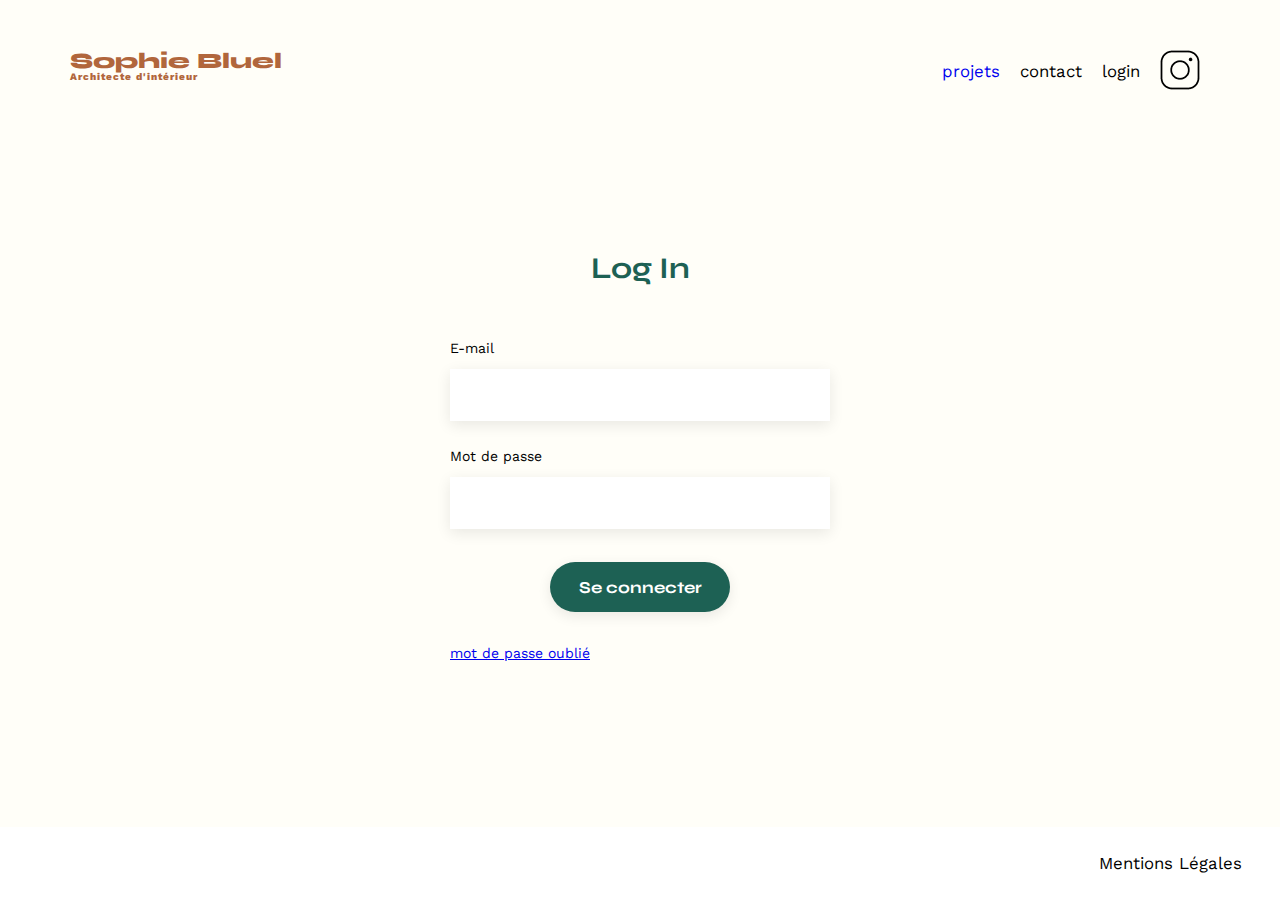
<file: connexion.html>
<!DOCTYPE html>
<html lang="fr">
<head>
	<meta charset="UTF-8">
	<title>Sophie Bluel - Architecte d'intérieur</title>
	<meta name="viewport" content="width=device-width, initial-scale=1.0">
	<link rel="preconnect" href="https://fonts.googleapis.com">
	<link rel="preconnect" href="https://fonts.gstatic.com" crossorigin>
	<link href="https://fonts.googleapis.com/css2?family=Syne:wght@700;800&family=Work+Sans&display=swap" rel="stylesheet">
	<meta name="description" content="">
	<link rel="stylesheet" href="./assets/style.css">
</head>
<body>
<header>
	<h1>Sophie Bluel <span>Architecte d'intérieur</span></h1>
	<nav>
		<ul>
			<li><a href="index.html">projets</a></li>
			<li>contact</li>
			<li>login</li>
			<li><img src="./assets/icons/instagram.png" alt="Instagram"></li>
		</ul>
	</nav>
</header>
<main class="login-section">
    <h2 class="login-title">Log In</h2>
	<div id="login-error"></div>
	<form id="loginForm" method="post">
        <label for="email">E-mail</label>
        <input type="email" id="email" name="email">
        <label for="pw">Mot de passe</label>
        <input type="password" id="pw" name="pw">
        <input type="submit" value="Se connecter">
        <a href="#">mot de passe oublié</a>
    </form>
</main>

<footer class="foo-connexion">
	<nav>
		<ul>
			<li>Mentions Légales</li>
		</ul>
	</nav>
</footer>
</body>
<script src="src/connexion.js"></script>
</html>
</file>
<file: assets/style.css>
/* http://meyerweb.com/eric/tools/css/reset/
   v2.0 | 20110126
   License: none (public domain)
*/

html, body, div, span, applet, object, iframe,
h1, h2, h3, h4, h5, h6, p, blockquote, pre,
a, abbr, acronym, address, big, cite, code,
del, dfn, em, img, ins, kbd, q, s, samp,
small, strike, strong, sub, sup, tt, var,
b, u, i, center,
dl, dt, dd, ol, ul, li,
fieldset, form, label, legend,
table, caption, tbody, tfoot, thead, tr, th, td,
article, aside, canvas, details, embed,
figure, figcaption, footer, header, hgroup,
menu, nav, output, ruby, section, summary,
time, mark, audio, video {
	margin: 0;
	padding: 0;
	border: 0;
	font-size: 100%;
	font: inherit;
	vertical-align: baseline;
}
/* HTML5 display-role reset for older browsers */
article, aside, details, figcaption, figure,
footer, header, hgroup, menu, nav, section {
	display: block;
}
footer {
	background-color: #fff;
	position: absolute;
	left: 0;
	width: 100%
}
.foo-connexion {
	bottom: 0;
}
html {
	background-color: #fffef8;
}
body {
	line-height: 1;
}
ol, ul {
	list-style: none;
}
blockquote, q {
	quotes: none;
}
blockquote:before, blockquote:after,
q:before, q:after {
	content: '';
	content: none;
}
table {
	border-collapse: collapse;
	border-spacing: 0;
}
/** end reset css**/
body {
	max-width: 1140px;
	margin:auto;
	font-family: 'Work Sans' ;
	font-size: 14px;
}
header {
	display: flex;
	justify-content: space-between;
	margin: 50px 0
}
section {
	margin: 50px 0
}

h1{
	display: flex;
	flex-direction: column;
	font-family: 'Syne';
	font-size: 22px;
	font-weight: 800;
	color: #B1663C
}

h1 > span {
	font-family: 'Work Sans';
	font-size:10px;
	letter-spacing: 0.1em;
;
}

h2{
	font-family: 'Syne';
	font-weight: 700;
	font-size: 30px;
	color: #1D6154
}
nav ul {
	display: flex;
	align-items: center;
	list-style-type: none;

}
nav li {
	padding: 0 10px;
	font-size: 1.2em;
}
nav a {
	text-decoration: none;
}
nav a:visited {
	color: inherit;
}

li:hover {
	color: #B1663C;
}
#introduction {
	display: flex;
	align-items: center;
}
#introduction figure {
	flex: 1
}
#introduction img {
	display: block;
	margin: auto;
	width: 80%;
}

#introduction article {
	flex: 1
}
#introduction h2 {
	margin-bottom: 1em;
}

#introduction p {
	margin-bottom: 0.5em;
}
#portfolio h2 {
	text-align: center;
	margin-bottom: 1em;
}
.gallery {
	width: 100%;
	display: grid;
	grid-template-columns: 1fr 1fr 1fr;
	grid-column-gap: 20px;
	grid-row-gap: 20px;
}

.gallery img {
	width: 100%;

}
#contact {
	width: 50%;
margin: auto;
}
#contact > * {
	text-align: center;

}
#contact h2{
	margin-bottom: 20px;
}
#contact form, .login-section form {
	text-align: left;
	margin-top:30px;
	display: flex;
	flex-direction: column;
}

#contact input, .login-section input, #modale input {
	height: 50px;
	font-size: 1.2em;
	border: none;
	box-shadow: 0px 4px 14px rgba(0, 0, 0, 0.09);
}
#contact label, .login-section label {
	margin: 2em 0 1em 0;
}
#contact textarea, .login-section textarea {
	border: none;
	box-shadow: 0px 4px 14px rgba(0, 0, 0, 0.09);
}

input[type="submit"], #add-img-btn{
	font-family: 'Syne';
	font-weight: 700;
	color: white;
	background-color: #1D6154;
	margin : 2em auto ;
	width: 180px;
	text-align: center;
	border-radius: 60px ;
}

.filters {
	display: flex;
	flex-direction: row;
	justify-content: space-between;
	width: fit-content;
	margin: 0 auto;
}

.filter {
	font-family: 'Syne';
	font-weight: 700;
	font-size: 16px;
	color: #1D6154;
	background-color: white;
	margin : 2em 0.5em ;
	text-align: center;
	border-radius: 60px ;
	padding: 1em 2em;
	width: auto;
	border: 1px solid #1D6154;
	transition: all 0.3s ease-in-out
}

.filter.selected {
	color: white;
	background-color: #1D6154;
}

footer nav ul {
	display: flex;
	justify-content: flex-end;
	margin: 2em
}

/* Login */

.login-title {
	text-align: center;
}

.login-section {
	margin: 0 auto;
	margin-top: 160px;
	width: 380px;
}

#modificationBtn svg {
	height: 1.5em;
}

.portfolio-title {
	display: flex;
	flex-direction: row;
	justify-content: center;
}
.portfolio-title h2 {
	margin-right: 0.5em;
}

#modale {
	display: none;
	background: rgba(0, 0, 0, 0.4);
	position: fixed;
	width: 100%;
	height: 100%;
	z-index: 8;
	top: 0;
	left: 0;
	justify-content: center;
	align-items: center;
	
}
#modale-inner-gallery, #modale-inner-add {
	background: #fff;
	height: 680px;
	width: 630px;
	border-radius: 10px;
	padding: 3em;
	position: absolute;
	z-index: 10;
	margin: 0 auto;
	display: flex;
	flex-direction: column;
	align-items: center;
}
#modale-inner-add {
	display: none;
}
#modale-titre {
	font-size: 1.5em;
	height: fit-content;
	width: 100%;
	text-align: center;
}
#modale-inner-gallery #add-img-btn {
	position: absolute;
	bottom: 0;
	height: 50px;
	font-size: 1.2em;
	border: none;
	box-shadow: 0px 4px 14px rgba(0, 0, 0, 0.09);
	display: flex;
	justify-content: center;
	align-items: center;
}
#close-modale-btn {
	position: absolute;
	top: 2em;
	right: 2em;
}
#close-modale-btn svg {
	height: 24px;
}
.modale-gallery-container {
	display: flex;
	width: 80%;
	flex-wrap: wrap;
	margin: 3em;
	
}
.modale-gallery-container figure {
	margin: 10px 4px;
	position: relative;
}
.modale-gallery-container figure img {
	width: 82px;
}
.modale-gallery-container .delete-img-btn {
	width: 16px;
	height: 16px;
	border-radius: 3px;
	background-color: black;
	position: absolute;
	top: 6px;
	right: 6px;
}
</file>
